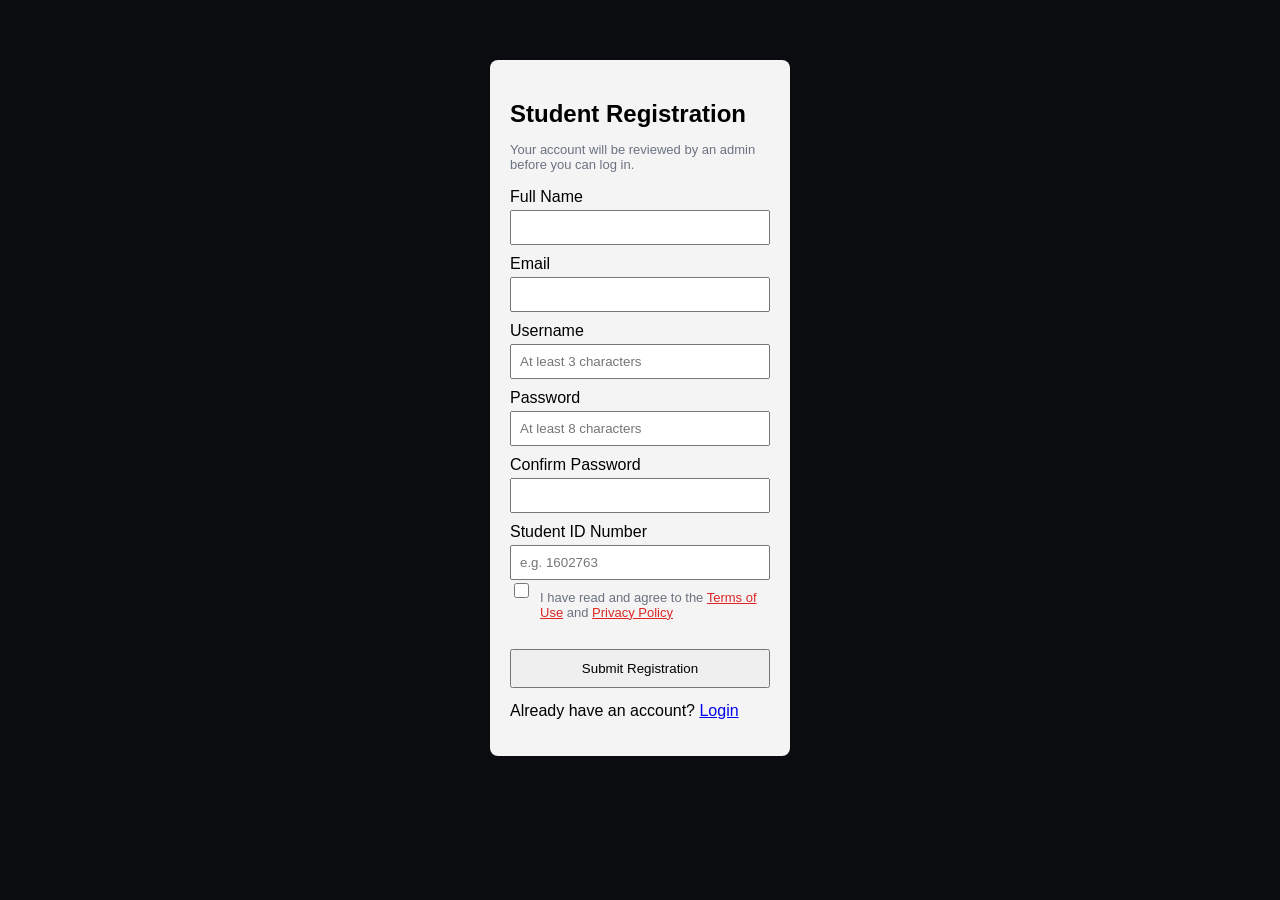
<file: index.html>
<!DOCTYPE html>
<html lang="en">
<head>
<meta charset="UTF-8">
<meta name="viewport" content="width=device-width, initial-scale=1.0">
<title>Student Registration</title>
<link rel="stylesheet" href="style.css">
</head>
<body>

<div class="form-container">
    <h2>Student Registration</h2>
    <p style="font-size:13px; color:#6b7280; margin-bottom:16px; margin-top:-6px;">
        Your account will be reviewed by an admin before you can log in.
    </p>

    <div id="errorMsg"   style="display:none; background:rgba(239,68,68,0.1); border:1px solid rgba(239,68,68,0.3);
        color:#f87171; border-radius:8px; padding:10px 14px; font-size:13px; margin-bottom:14px;"></div>
    <div id="successMsg" style="display:none; background:rgba(62,207,142,0.12); border:1px solid rgba(62,207,142,0.3);
        color:#3ecf8e; border-radius:8px; padding:10px 14px; font-size:13px; margin-bottom:14px;"></div>

    <form action="register.php" method="POST">
        <label for="fullname">Full Name</label>
        <input type="text" name="fullname" id="fullname" required autocomplete="name">

        <label for="email">Email</label>
        <input type="email" name="email" id="email" required autocomplete="email">

        <label for="username">Username</label>
        <input type="text" name="username" id="username" required autocomplete="username"
               minlength="3" placeholder="At least 3 characters">

        <label for="password">Password</label>
        <input type="password" name="password" id="password" required autocomplete="new-password"
               minlength="8" placeholder="At least 8 characters">

        <label for="confirm">Confirm Password</label>
        <input type="password" name="confirm" id="confirm" required autocomplete="new-password">

        <label for="student_id_no">Student ID Number</label>
        <input type="text" name="student_id_no" id="student_id_no" required
               placeholder="e.g. 1602763" maxlength="30"
               title="Your school-assigned student ID number found on your school ID or enrollment form">

        <div style="margin-bottom:14px; display:flex; align-items:flex-start; gap:8px;">
            <input type="checkbox" id="agree_terms" required style="margin-top:3px; flex-shrink:0; width:15px; height:15px;">
            <label for="agree_terms" style="font-size:13px; color:#6b7280; cursor:pointer;">
                I have read and agree to the
                <a href="terms.html" target="_blank" style="color:#dc2626;">Terms of Use</a>
                and
                <a href="privacy.html" target="_blank" style="color:#dc2626;">Privacy Policy</a>
            </label>
        </div>
        <button type="submit">Submit Registration</button>
    </form>

    <p style="margin-top:14px;">
        Already have an account?
        <a href="login.html">Login</a>
    </p>
</div>

<script>
const regErr = sessionStorage.getItem('regError');
const regOk  = sessionStorage.getItem('regSuccess');

if (regErr) {
    const el = document.getElementById('errorMsg');
    el.textContent = regErr;
    el.style.display = 'block';
    sessionStorage.removeItem('regError');
}
if (regOk) {
    const el = document.getElementById('successMsg');
    el.textContent = regOk;
    el.style.display = 'block';
    sessionStorage.removeItem('regSuccess');
}
</script>

</body>
</html>
</file>
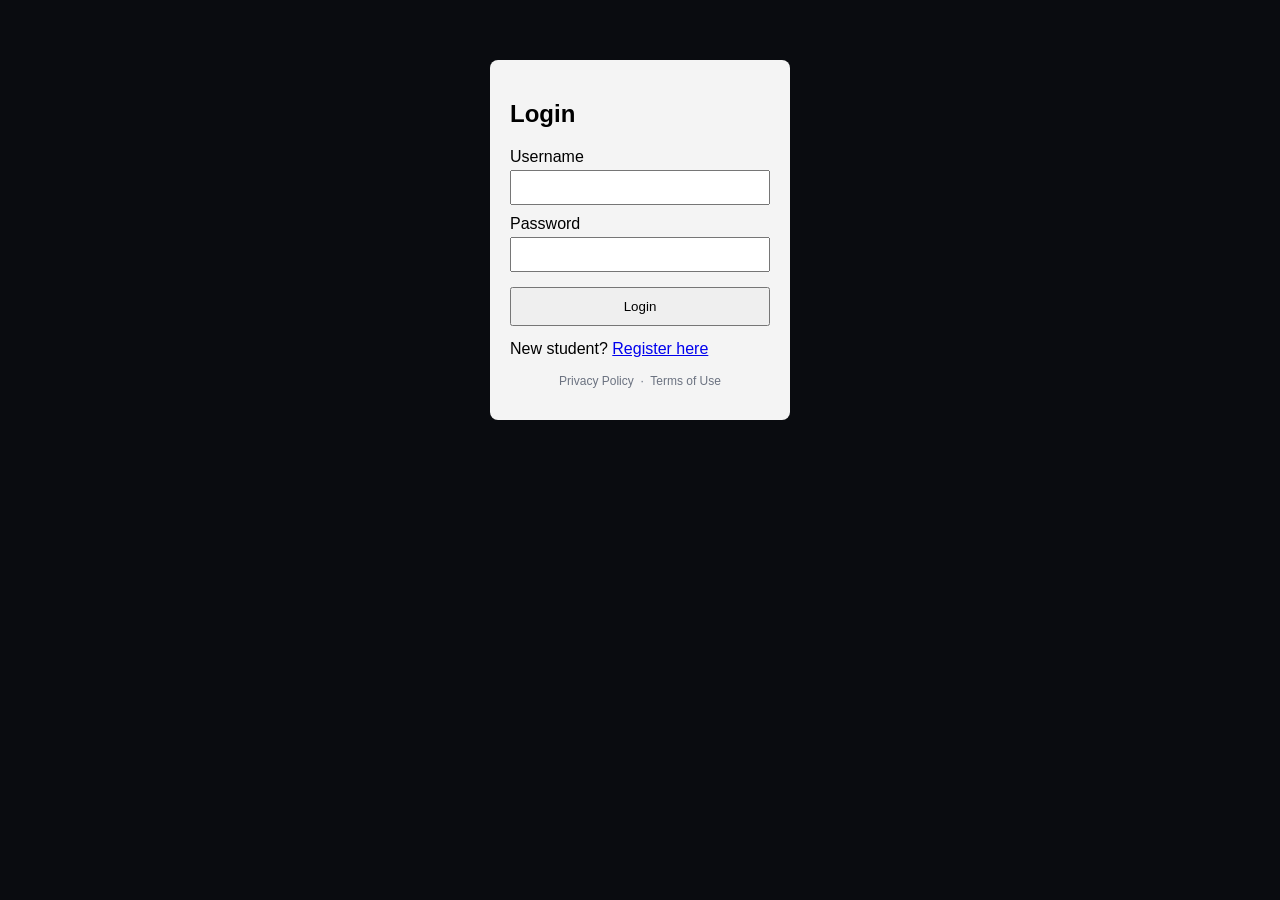
<file: login.html>
<!DOCTYPE html>
<html lang="en">
<head>
<meta charset="UTF-8">
<meta name="viewport" content="width=device-width, initial-scale=1.0">
<title>Login</title>
<link rel="stylesheet" href="style.css">
</head>
<body>

<div class="form-container">
    <h2>Login</h2>

    <div id="errorMsg" style="display:none; background:rgba(239,68,68,0.1); border:1px solid rgba(239,68,68,0.3);
        color:#f87171; border-radius:8px; padding:10px 14px; font-size:13px; margin-bottom:14px;"></div>
    <div id="successMsg" style="display:none; background:rgba(62,207,142,0.12); border:1px solid rgba(62,207,142,0.3);
        color:#3ecf8e; border-radius:8px; padding:10px 14px; font-size:13px; margin-bottom:14px;"></div>

    <form action="login.php" method="POST">
        <label for="username">Username</label>
        <input type="text" name="username" id="username" required autocomplete="username">

        <label for="password">Password</label>
        <input type="password" name="password" id="password" required autocomplete="current-password">

        <button type="submit">Login</button>
    </form>
    <p style="margin-top:14px;">
        New student?
        <a href="index.html">Register here</a>
    </p>
    <p style="margin-top:10px; font-size:12px; color:#6b7280; text-align:center;">
        <a href="privacy.html" style="color:#6b7280; text-decoration:none;">Privacy Policy</a>
        &nbsp;&middot;&nbsp;
        <a href="terms.html" style="color:#6b7280; text-decoration:none;">Terms of Use</a>
    </p>
</div>

<script>
const loginErr = sessionStorage.getItem('loginError');
const regErr   = sessionStorage.getItem('regError');
const regOk    = sessionStorage.getItem('regSuccess');

// Show session timeout message
if (new URLSearchParams(window.location.search).get('reason') === 'timeout') {
    const el = document.getElementById('errorMsg');
    el.textContent = 'Your session expired due to inactivity. Please log in again.';
    el.style.display = 'block';
}

if (loginErr) {
    const el = document.getElementById('errorMsg');
    el.textContent = loginErr;
    el.style.display = 'block';
    sessionStorage.removeItem('loginError');
}
if (regErr) {
    const el = document.getElementById('errorMsg');
    el.textContent = regErr;
    el.style.display = 'block';
    sessionStorage.removeItem('regError');
}
if (regOk) {
    const el = document.getElementById('successMsg');
    el.textContent = regOk;
    el.style.display = 'block';
    sessionStorage.removeItem('regSuccess');
}
</script>

</body>
</html>
</file>
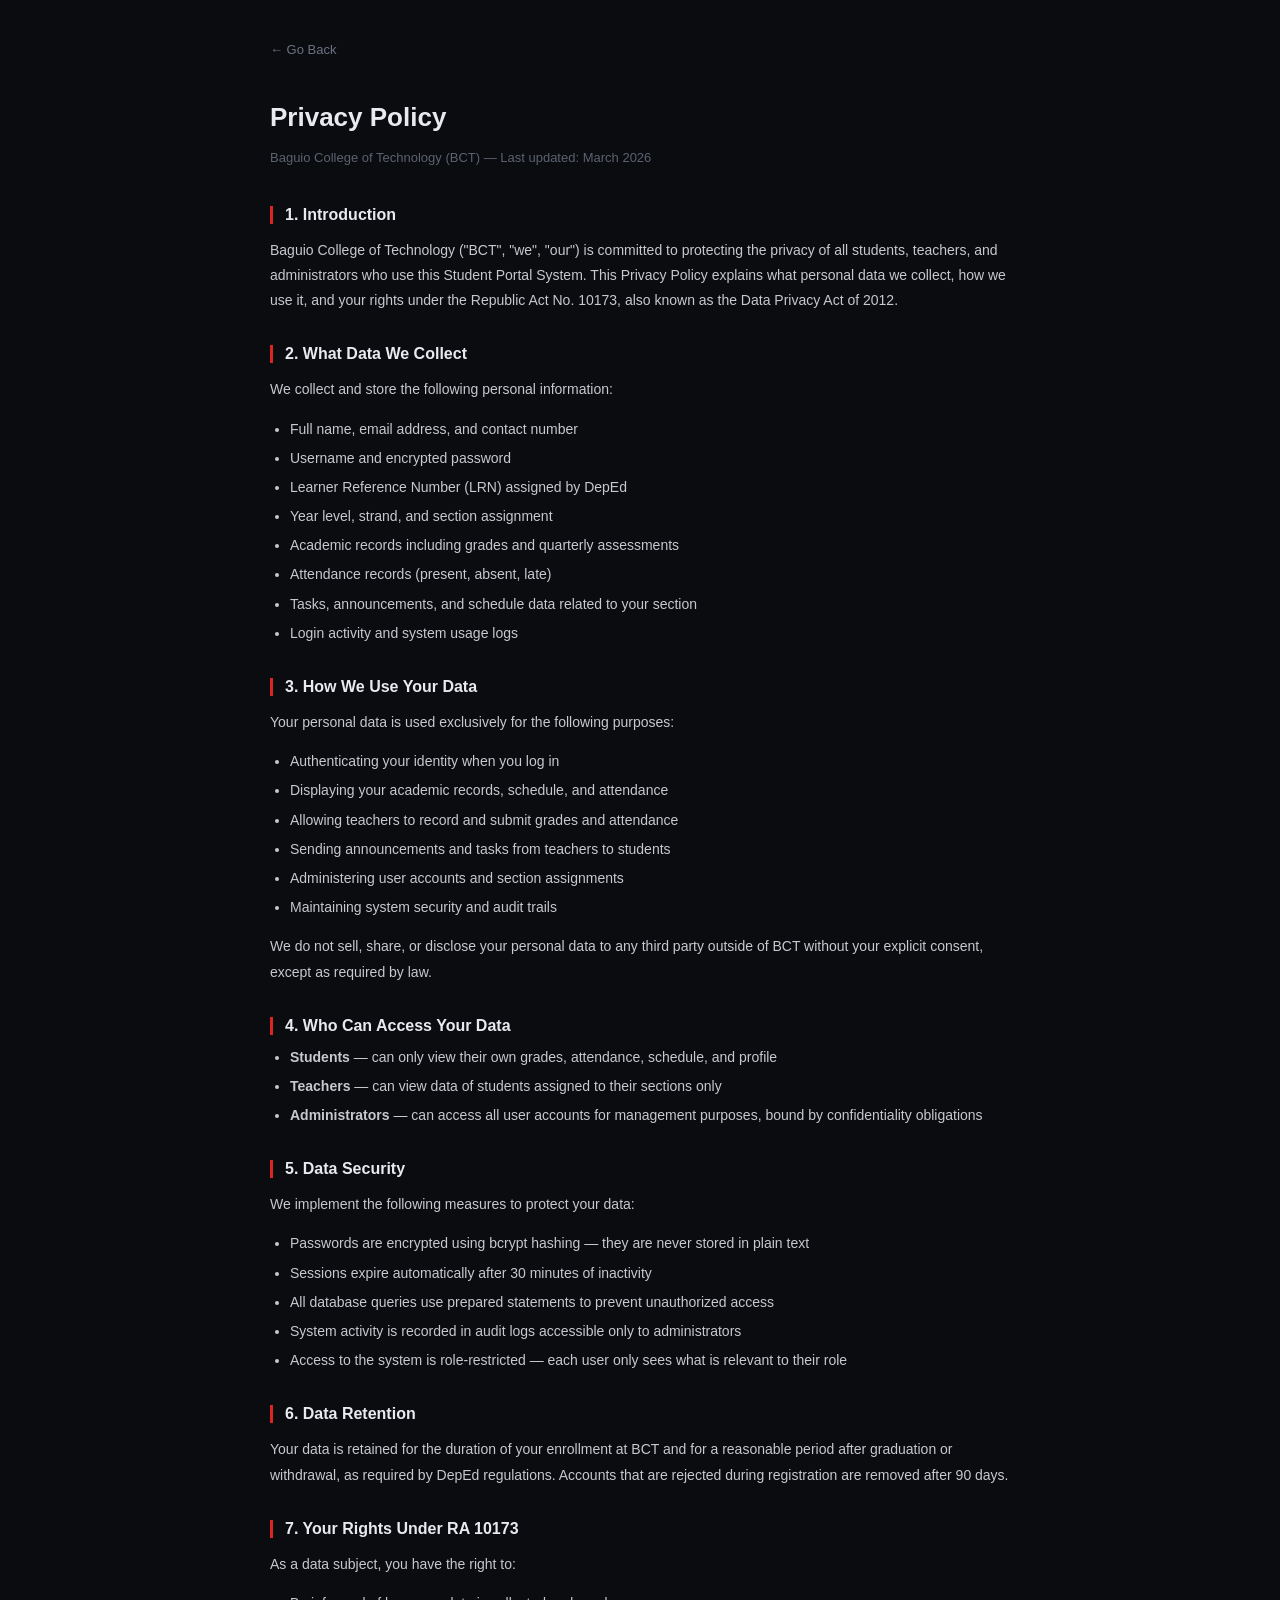
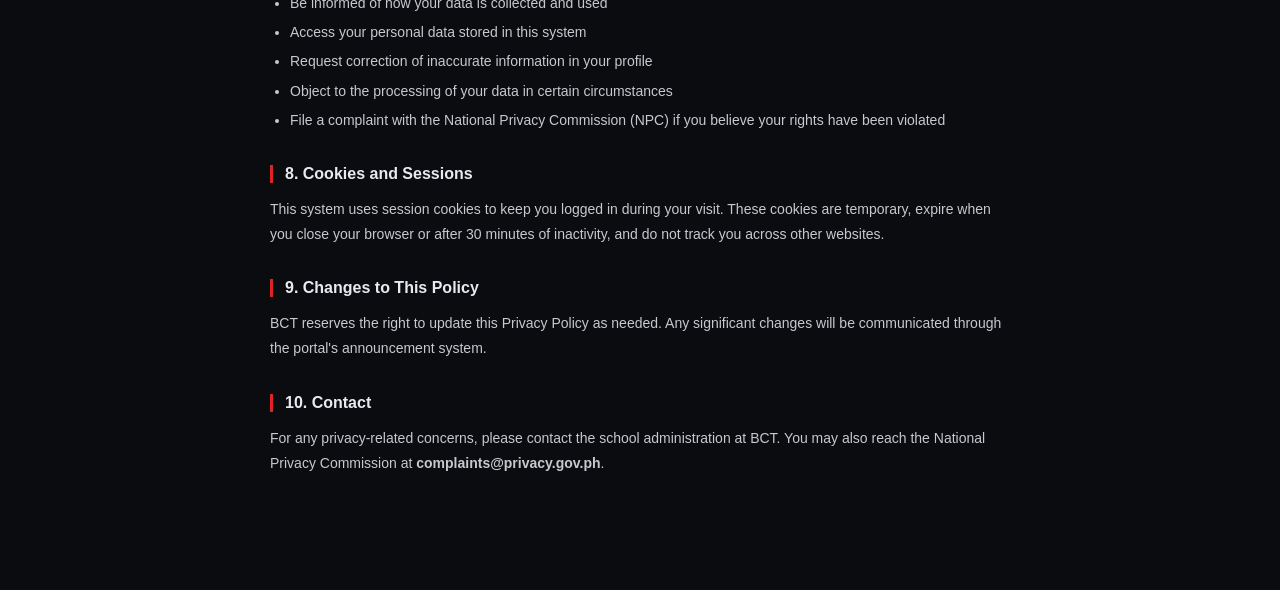
<file: privacy.html>
<!DOCTYPE html>
<html lang="en">
<head>
<meta charset="UTF-8">
<meta name="viewport" content="width=device-width, initial-scale=1.0">
<title>Privacy Policy — BCT Student Portal</title>
<link rel="stylesheet" href="style.css">
<style>
.policy-container {
    max-width: 780px;
    margin: 40px auto;
    padding: 0 20px 60px;
    font-family: sans-serif;
    color: #e8eaf0;
}
body { background: #0a0c10; }
body.light-mode { background: #f0f2f7; }
body.light-mode .policy-container { color: #111318; }
.policy-container h1 { font-size: 26px; font-weight: 800; margin-bottom: 6px; }
.policy-container .meta { font-size: 13px; color: #6b7280; margin-bottom: 36px; }
.policy-container h2 { font-size: 16px; font-weight: 700; margin: 32px 0 10px; border-left: 3px solid #dc2626; padding-left: 12px; }
.policy-container p, .policy-container li { font-size: 14px; line-height: 1.8; color: inherit; opacity: 0.85; }
.policy-container ul { padding-left: 20px; margin: 8px 0; }
.policy-container li { margin-bottom: 4px; }
.back-link { display: inline-block; margin-bottom: 28px; font-size: 13px; color: #6b7280; text-decoration: none; }
.back-link:hover { color: #dc2626; }
body.light-mode .back-link { color: #6b7280; }
body.light-mode h2 { border-color: #dc2626; }
</style>
</head>
<body>
<script>if(localStorage.getItem('adminTheme')==='light') document.body.classList.add('light-mode');</script>
<div class="policy-container">
    <a href="javascript:history.back()" class="back-link">&larr; Go Back</a>
    <h1>Privacy Policy</h1>
    <p class="meta">Baguio College of Technology (BCT) &mdash; Last updated: March 2026</p>

    <h2>1. Introduction</h2>
    <p>Baguio College of Technology ("BCT", "we", "our") is committed to protecting the privacy of all students, teachers, and administrators who use this Student Portal System. This Privacy Policy explains what personal data we collect, how we use it, and your rights under the Republic Act No. 10173, also known as the Data Privacy Act of 2012.</p>

    <h2>2. What Data We Collect</h2>
    <p>We collect and store the following personal information:</p>
    <ul>
        <li>Full name, email address, and contact number</li>
        <li>Username and encrypted password</li>
        <li>Learner Reference Number (LRN) assigned by DepEd</li>
        <li>Year level, strand, and section assignment</li>
        <li>Academic records including grades and quarterly assessments</li>
        <li>Attendance records (present, absent, late)</li>
        <li>Tasks, announcements, and schedule data related to your section</li>
        <li>Login activity and system usage logs</li>
    </ul>

    <h2>3. How We Use Your Data</h2>
    <p>Your personal data is used exclusively for the following purposes:</p>
    <ul>
        <li>Authenticating your identity when you log in</li>
        <li>Displaying your academic records, schedule, and attendance</li>
        <li>Allowing teachers to record and submit grades and attendance</li>
        <li>Sending announcements and tasks from teachers to students</li>
        <li>Administering user accounts and section assignments</li>
        <li>Maintaining system security and audit trails</li>
    </ul>
    <p>We do not sell, share, or disclose your personal data to any third party outside of BCT without your explicit consent, except as required by law.</p>

    <h2>4. Who Can Access Your Data</h2>
    <ul>
        <li><strong>Students</strong> — can only view their own grades, attendance, schedule, and profile</li>
        <li><strong>Teachers</strong> — can view data of students assigned to their sections only</li>
        <li><strong>Administrators</strong> — can access all user accounts for management purposes, bound by confidentiality obligations</li>
    </ul>

    <h2>5. Data Security</h2>
    <p>We implement the following measures to protect your data:</p>
    <ul>
        <li>Passwords are encrypted using bcrypt hashing — they are never stored in plain text</li>
        <li>Sessions expire automatically after 30 minutes of inactivity</li>
        <li>All database queries use prepared statements to prevent unauthorized access</li>
        <li>System activity is recorded in audit logs accessible only to administrators</li>
        <li>Access to the system is role-restricted — each user only sees what is relevant to their role</li>
    </ul>

    <h2>6. Data Retention</h2>
    <p>Your data is retained for the duration of your enrollment at BCT and for a reasonable period after graduation or withdrawal, as required by DepEd regulations. Accounts that are rejected during registration are removed after 90 days.</p>

    <h2>7. Your Rights Under RA 10173</h2>
    <p>As a data subject, you have the right to:</p>
    <ul>
        <li>Be informed of how your data is collected and used</li>
        <li>Access your personal data stored in this system</li>
        <li>Request correction of inaccurate information in your profile</li>
        <li>Object to the processing of your data in certain circumstances</li>
        <li>File a complaint with the National Privacy Commission (NPC) if you believe your rights have been violated</li>
    </ul>

    <h2>8. Cookies and Sessions</h2>
    <p>This system uses session cookies to keep you logged in during your visit. These cookies are temporary, expire when you close your browser or after 30 minutes of inactivity, and do not track you across other websites.</p>

    <h2>9. Changes to This Policy</h2>
    <p>BCT reserves the right to update this Privacy Policy as needed. Any significant changes will be communicated through the portal's announcement system.</p>

    <h2>10. Contact</h2>
    <p>For any privacy-related concerns, please contact the school administration at BCT. You may also reach the National Privacy Commission at <strong>complaints@privacy.gov.ph</strong>.</p>
</div>
</body>
</html>
</file>
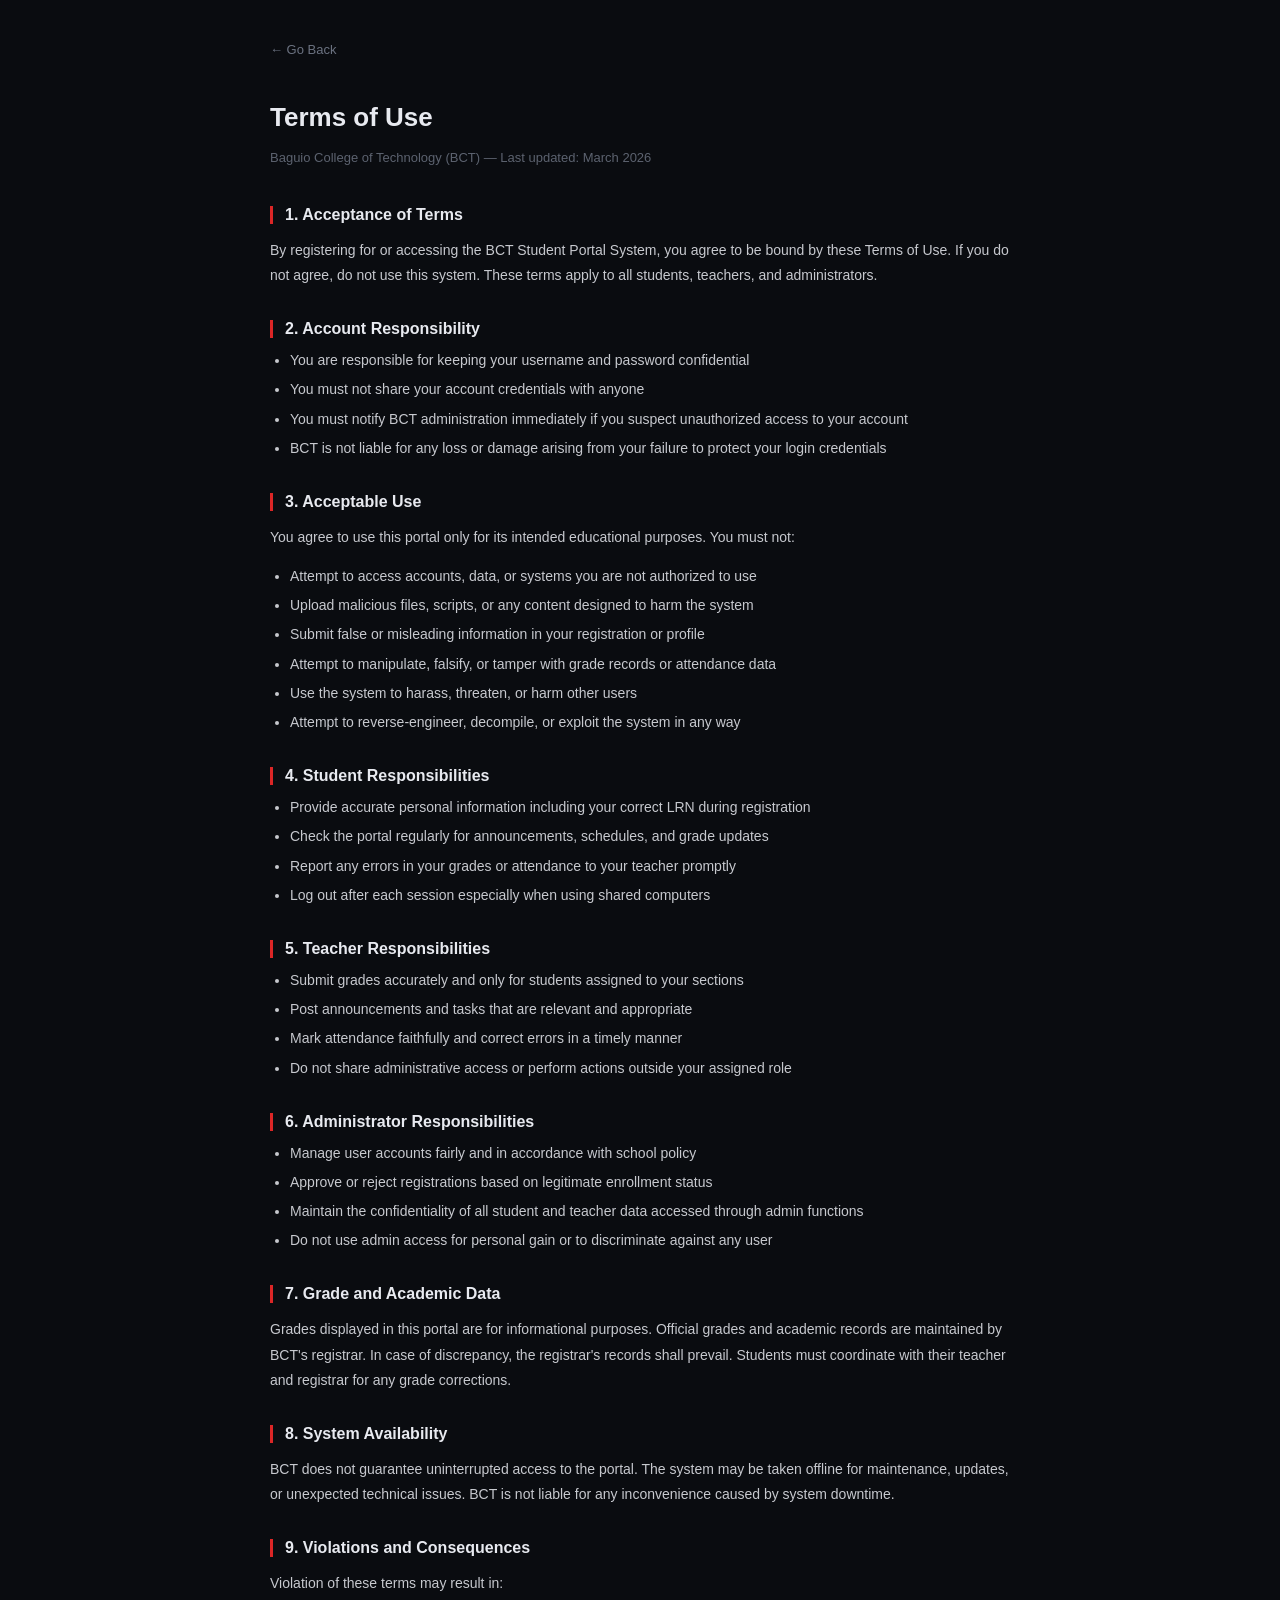
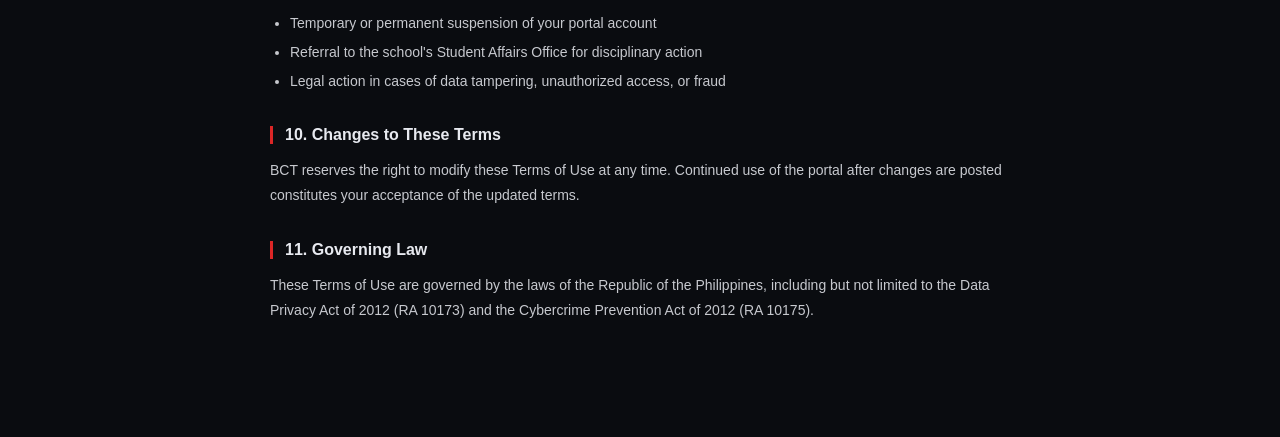
<file: terms.html>
<!DOCTYPE html>
<html lang="en">
<head>
<meta charset="UTF-8">
<meta name="viewport" content="width=device-width, initial-scale=1.0">
<title>Terms of Use — BCT Student Portal</title>
<link rel="stylesheet" href="style.css">
<style>
.policy-container {
    max-width: 780px;
    margin: 40px auto;
    padding: 0 20px 60px;
    font-family: sans-serif;
    color: #e8eaf0;
}
body { background: #0a0c10; }
body.light-mode { background: #f0f2f7; }
body.light-mode .policy-container { color: #111318; }
.policy-container h1 { font-size: 26px; font-weight: 800; margin-bottom: 6px; }
.policy-container .meta { font-size: 13px; color: #6b7280; margin-bottom: 36px; }
.policy-container h2 { font-size: 16px; font-weight: 700; margin: 32px 0 10px; border-left: 3px solid #dc2626; padding-left: 12px; }
.policy-container p, .policy-container li { font-size: 14px; line-height: 1.8; color: inherit; opacity: 0.85; }
.policy-container ul { padding-left: 20px; margin: 8px 0; }
.policy-container li { margin-bottom: 4px; }
.back-link { display: inline-block; margin-bottom: 28px; font-size: 13px; color: #6b7280; text-decoration: none; }
.back-link:hover { color: #dc2626; }
body.light-mode h2 { border-color: #dc2626; }
</style>
</head>
<body>
<script>if(localStorage.getItem('adminTheme')==='light') document.body.classList.add('light-mode');</script>
<div class="policy-container">
    <a href="javascript:history.back()" class="back-link">&larr; Go Back</a>
    <h1>Terms of Use</h1>
    <p class="meta">Baguio College of Technology (BCT) &mdash; Last updated: March 2026</p>

    <h2>1. Acceptance of Terms</h2>
    <p>By registering for or accessing the BCT Student Portal System, you agree to be bound by these Terms of Use. If you do not agree, do not use this system. These terms apply to all students, teachers, and administrators.</p>

    <h2>2. Account Responsibility</h2>
    <ul>
        <li>You are responsible for keeping your username and password confidential</li>
        <li>You must not share your account credentials with anyone</li>
        <li>You must notify BCT administration immediately if you suspect unauthorized access to your account</li>
        <li>BCT is not liable for any loss or damage arising from your failure to protect your login credentials</li>
    </ul>

    <h2>3. Acceptable Use</h2>
    <p>You agree to use this portal only for its intended educational purposes. You must not:</p>
    <ul>
        <li>Attempt to access accounts, data, or systems you are not authorized to use</li>
        <li>Upload malicious files, scripts, or any content designed to harm the system</li>
        <li>Submit false or misleading information in your registration or profile</li>
        <li>Attempt to manipulate, falsify, or tamper with grade records or attendance data</li>
        <li>Use the system to harass, threaten, or harm other users</li>
        <li>Attempt to reverse-engineer, decompile, or exploit the system in any way</li>
    </ul>

    <h2>4. Student Responsibilities</h2>
    <ul>
        <li>Provide accurate personal information including your correct LRN during registration</li>
        <li>Check the portal regularly for announcements, schedules, and grade updates</li>
        <li>Report any errors in your grades or attendance to your teacher promptly</li>
        <li>Log out after each session especially when using shared computers</li>
    </ul>

    <h2>5. Teacher Responsibilities</h2>
    <ul>
        <li>Submit grades accurately and only for students assigned to your sections</li>
        <li>Post announcements and tasks that are relevant and appropriate</li>
        <li>Mark attendance faithfully and correct errors in a timely manner</li>
        <li>Do not share administrative access or perform actions outside your assigned role</li>
    </ul>

    <h2>6. Administrator Responsibilities</h2>
    <ul>
        <li>Manage user accounts fairly and in accordance with school policy</li>
        <li>Approve or reject registrations based on legitimate enrollment status</li>
        <li>Maintain the confidentiality of all student and teacher data accessed through admin functions</li>
        <li>Do not use admin access for personal gain or to discriminate against any user</li>
    </ul>

    <h2>7. Grade and Academic Data</h2>
    <p>Grades displayed in this portal are for informational purposes. Official grades and academic records are maintained by BCT's registrar. In case of discrepancy, the registrar's records shall prevail. Students must coordinate with their teacher and registrar for any grade corrections.</p>

    <h2>8. System Availability</h2>
    <p>BCT does not guarantee uninterrupted access to the portal. The system may be taken offline for maintenance, updates, or unexpected technical issues. BCT is not liable for any inconvenience caused by system downtime.</p>

    <h2>9. Violations and Consequences</h2>
    <p>Violation of these terms may result in:</p>
    <ul>
        <li>Temporary or permanent suspension of your portal account</li>
        <li>Referral to the school's Student Affairs Office for disciplinary action</li>
        <li>Legal action in cases of data tampering, unauthorized access, or fraud</li>
    </ul>

    <h2>10. Changes to These Terms</h2>
    <p>BCT reserves the right to modify these Terms of Use at any time. Continued use of the portal after changes are posted constitutes your acceptance of the updated terms.</p>

    <h2>11. Governing Law</h2>
    <p>These Terms of Use are governed by the laws of the Republic of the Philippines, including but not limited to the Data Privacy Act of 2012 (RA 10173) and the Cybercrime Prevention Act of 2012 (RA 10175).</p>
</div>
</body>
</html>
</file>
<file: style.css>
:root {
    --bg:      #0a0c10;
    --surface: #111318;
    --border:  #1e2229;
    --accent:  #f0b429;
    --text:    #e8eaf0;
    --muted:   #6b7280;
}

* {
  box-sizing: border-box;
  font-family: Arial, sans-serif;
  }

body {
    margin: 0;
    background: #0a0c10;
}

.dashboard {
    display: flex;
    height: 100vh;
    background: #0a0c10;
}


/** sidebar **/
.top-bar {
display: none;
margin-bottom: 15px;
}

#dashboardSection h2{
    font-size: 15px;
    font-weight: 600;
    letter-spacing: 0.5px;
    opacity: 0.9;
    border-bottom: 1px solid #1e2229;
    padding-bottom: 6px;
}

/* TOP HEADER BAR */
.portal-wrapper {
display: flex;
gap: 25px;
max-width: 1200px;
width: 100%;
margin: 0 auto;
}
.info-box {
    color: #fff;
    margin: 0 40px;
}
.top-header {
    display: flex;
    justify-content: space-between;
    align-items: center;
    background: #111318;
    padding: 10px 20px;
    border-radius: 70px;
    width: 97.5%;
    margin-left: 10px;
    margin-top: 20px;
    position: relative;
    z-index: 100;
}

.top-left {
    display: flex;
    align-items: center;
    gap: 10px;
}
/* Switch container */
.theme-switch {
    position: relative;
    display: inline-block;
    width: 50px;
    height: 24px;
    margin-left: 50px;
}

.theme-switch input {
    opacity: 0;
    width: 0;
    height: 0;
}

/* Slider background */
.slider {
    position: absolute;
    cursor: pointer;
    inset: 0;
    background-color: #555;
    border-radius: 34px;
    transition: 0.3s;
}

.slider::before {
    position: absolute;
    content: "";
    height: 18px;
    width: 18px;
    left: 3px;
    bottom: 3px;
    background-color: white;
    border-radius: 50%;
    transition: 0.3s;
}

.theme-switch input:checked + .slider {
    background-color: #f0b429;
}

.theme-switch input:checked + .slider::before {
    transform: translateX(26px);
}

.hamburger {
    background: none;
    border: none;
    color: white;
    font-size: 26px;
    cursor: pointer;
    display: none;
}

.content-area {
flex: 1;
display: flex;
flex-direction: column;
width: 100%;
}

.top-right {
display: flex;
align-items: center;
gap: 12px;
margin-right: 10px;
}

.user-name {
font-size: 14px;
color: #fff;
white-space: nowrap;
}

.avatar {
width: 34px;
height: 34px;
border-radius: 50%;
}

.hamburger {
font-size: 26px;
background: none;
border: none;
color: white;
cursor: pointer;
display: none;
}

.main-content {
flex: 1;
padding: 15px;
overflow-y: auto;
}

.info-grades {
display: grid;
grid-template-columns: 2fr 1fr;
gap: 25px;
margin-bottom: 25px;
}

#gradesSection {
display: none;
}


.task-widget {
    background: #1e2229;
    padding: 18px;
    border-radius: 14px;
    color: #fff;
    margin-top: 10px;
    border: 1px solid rgba(255,255,255,0.12);
}

.task-item {
    display: flex;
    align-items: center;
    justify-content: space-between;
    background: #1e2229;
    padding: 10px 14px;
    border-radius: 8px;
    margin-bottom: 10px;
    transition: all 0.25s ease;
}

.task-item:hover {
    transform: translateX(6px);
    background: #1e2229;
}

/* Box/card layout for the full task section */
#taskSection .task-item {
    display: flex;
    flex-direction: column;
    align-items: flex-start;
    justify-content: flex-start;
    background: #1e2229;
    border: none;
    border-radius: 20px;
    padding: 24px 20px;
    margin-bottom: 0;
    min-height: 160px;
    transition: transform 0.2s ease, box-shadow 0.2s ease;
    box-shadow: 0 4px 12px rgba(0,0,0,0.4);
}

#taskSection .task-item:hover {
    transform: translateY(-4px);
    box-shadow: 0 10px 24px rgba(0,0,0,0.5);
}

#taskSection {
    display: none;
}

#taskSection .tasks-grid {
    display: grid;
    grid-template-columns: repeat(3, 1fr);
    gap: 16px;
    margin-top: 8px;
}

@media (max-width: 1024px) {
    #taskSection .tasks-grid {
        grid-template-columns: repeat(2, 1fr);
    }
}

@media (max-width: 600px) {
    #taskSection .tasks-grid {
        grid-template-columns: 1fr;
    }
}

body.light-mode #taskSection .task-item {
    background: #e8eaf0;
    box-shadow: 0 4px 12px rgba(0,0,0,0.08);
}

body.light-mode #taskSection .task-item:hover {
    box-shadow: 0 10px 24px rgba(0,0,0,0.14);
}


.task-item input[type="checkbox"] {
    margin-right: 10px;
    transform: scale(1.2);
    cursor: pointer;
}

.task-text {
    flex: 1;
    font-size: 14px;
}

.task-item.completed {
    opacity: 0.5;
    text-decoration: line-through;
}

.task-high { border-left: 4px solid #ef4444; }
.task-mid  { border-left: 4px solid #f59e0b; }
.task-low  { border-left: 4px solid #22c55e; }

.grades {
background: #111318;
color: #fff;
padding: 25px;
border-radius: 12px;
box-shadow: 0 15px 30px rgba(0,0,0,0.5);
}

.grades h2 {
margin-bottom: 20px;
}

.grade-row {
display: flex;
justify-content: space-between;
background: #1e2229;
padding: 12px;
border-radius: 8px;
margin-bottom: 12px;
}

.grade {
font-weight: bold;
color: #f0b429;
}

.right-column {
    display: flex;
    flex-direction: column;
    gap: 10px;
}


.left-column {
    display: flex;
    flex-direction: column;

}


.left-spacer {
    height: 335px;
}

.sidebar {
width: 160px;
background: #111318;
color: white;
min-height: 100vh;
margin-top: 20px;
margin-left: 10px;
padding: 10px 15px;
border-radius: 20px;
display: flex;
flex-direction: column;
}

.logo {
text-align: center;
margin-bottom: 30px;
font-size: 20px;
}
.sidebar nav {
    display: flex;
    flex-direction: column;
    flex: 1;
}
.sidebar nav a:last-child {
    margin-top: auto;
}

.sidebar nav a {
display: block;
padding: 12px 15px;
margin-bottom: 8px;
text-decoration: none;
color: #ffffff;
border-radius: 6px;
transition: 0.2s;
}

.sidebar nav a:hover,
.sidebar nav a.active {
background: #dc2626;
color: white;
}

.portal h2 {
margin-bottom: 20px;
color:#111;
}

.portal .left-column,
.portal .right-column {
    align-items: center;
}

.portal .left-column > *,
.portal .right-column > * {
    width: 100%;
    max-width: none;
}

.grid {
display: grid;
grid-template-columns: repeat(2, 1fr);
gap: 10px;
}

.box label {
font-size: 13px;
color: #ffffff;
}

.box input {
width: 100%;
margin-top: 6px;
padding: 10px;
background: #1e2229;
border: 1px solid #444;
border-radius: 6px;
color: #fff;
}

.box input:focus {
outline: none;
border-color: #f0b429;
}

.save {
margin-top: 25px;
width: 100%;
padding: 12px;
background: #ffffff;
border: none;
border-radius: 6px;
font-size: 16px;
color: #111318;
cursor: pointer;
}

.save:hover {
background: #e5e7eb;
}

.schedule-card {
width: 100%;
}

.schedule-header {
display: flex;
justify-content: space-between;
align-items: center;
margin-bottom: 18px;
}

.day-btn {
background: #1e2229;
border: 1px solid #1e2229;
color: #fff;
padding: 6px 12px;
border-radius: 20px;
cursor: pointer;
}

.schedule-table {
width: 100%;
}

.schedule-row.modern {
display: grid;
grid-template-columns: 1fr 2fr 2fr 2fr;
align-items: center;
background: #1e2229;
padding: 10px 8px;
border-radius: 14px;
margin-left: 10px;
margin-right: 10px;
}

.schedule-row {
display: grid;
grid-template-columns: 1.2fr 1fr;
gap: 12px;
margin-bottom: 14px;
}

.schedule-row input {
width: 100%;
padding: 6px;
background: #1e2229;
border: 1px solid #444;
border-radius: 6px;
color: #fff;
}

.schedule-row.modern input {
background: transparent;
border: none;
}

.schedule-row.modern input:focus {
outline: none;
border-bottom: 1px solid #f0b429;
}
#scheduleSection .schedule-table {
    width: 100%;
    max-width: none;
    border-collapse: collapse;
}

#scheduleSection h2 {
    margin: 10px 0 8px 10px;
    font-size: 18px;
}

.schedule-table th,
.schedule-table td {
    border: 1px solid #444;
    padding: 5px 6px;
    text-align: left;
    font-size: 14px;
}

.schedule-table td:focus {
    outline: 2px solid #f0b429;
    background: #252b35;
}


.current-class {
border: 2px solid #f0b429;
box-shadow: 0 0 10px rgba(240,180,41,0.6);
}

.dashboard-grid {
    display: grid;
    grid-template-columns: 2fr 1fr;
    gap: 25px;
    align-items: start;
    width: 100%;
}

.mini-schedule-box .mini-item {
    display: grid;
    grid-template-columns: 200px 1fr 1fr 60px;
    gap: 8px;
    align-items: center;
    margin-bottom: 15px;
}

.mini-schedule-box h2{
    font-size: 20px;
}

.announce-box {
    background: #111318;
    padding: 20px;
    border-radius: 18px;
    color: white;
    border: 1px solid #1e2229;
    margin-top: 15px;
    box-shadow: 0 10px 18px rgba(0,0,0,0.35);
    display: flex;
    flex-direction: column;
    gap: 10px;
}

.announce-item {
    background: #1e2229;
    border-radius: 20px;
    padding: 20px 20px;
    border: none;
    min-height: 140px;
    display: flex;
    flex-direction: column;
    justify-content: space-between;
    transition: transform 0.2s ease, box-shadow 0.2s ease;
    box-shadow: 0 4px 12px rgba(0,0,0,0.4);
}

.announce-item:hover {
    transform: translateY(-4px);
    box-shadow: 0 10px 24px rgba(0,0,0,0.5);
}

/* Grid layout for announcement section */
#announcementSection .announce-grid {
    display: grid;
    grid-template-columns: repeat(3, 1fr);
    gap: 16px;
    margin-top: 8px;
    padding-bottom: 12px;
    padding-left: 12px;
    padding-right: 12px;
}

@media (max-width: 1024px) {
    #announcementSection .announce-grid {
        grid-template-columns: repeat(2, 1fr);
    }
}

@media (max-width: 600px) {
    #announcementSection .announce-grid {
        grid-template-columns: 1fr;
    }
}

body.light-mode #announcementSection .announce-item {
    background: #e8eaf0;
    box-shadow: 0 4px 12px rgba(0,0,0,0.08);
}

body.light-mode #announcementSection .announce-item:hover {
    box-shadow: 0 10px 24px rgba(0,0,0,0.14);
}

.announce-msg {
    font-size: 13px;
    line-height: 1.5;
    color: #f0f0f0;
    margin-bottom: 6px;
    word-break: break-word;
}

.announce-meta {
    display: flex;
    justify-content: space-between;
    font-size: 11px;
    color: #888;
}

.announce-empty {
    font-size: 13px;
    color: #666;
    padding: 10px 0;
    text-align: center;
}


.top-widgets{
    display:flex;
    gap:15px;
    align-items:stretch;
    margin-top: 0px;
}

.attendance-widget, .course-widget {
    flex: 1;
}

/* COURSE PROGRESS */
.course-widget{
    flex:1;
    margin-top: 8px;
    margin-bottom: auto;
}


.progress-bar{
    width:100%;
    height:10px;
    background:#1e2229;
    border-radius:8px;
    overflow:hidden;
    margin:10px 0;
}

#courseBar{
    height:100%;
    width:0%;
    background:#f0b429;
    transition: width 0.4s ease;
}

.progress-info{
    display:flex;
    justify-content:space-between;
    font-size:13px;
}

.left-column, .right-column {
    display: flex;
    flex-direction: column;
    gap: 15px;
}

/* Circle charts layout inside course widget */
.circle-wrap{
    display:flex;
    justify-content:space-around;
    align-items:center;
    gap:10px;
    margin-top:10px;
}

.circle-wrap canvas{
    width:150px !important;
    height:150px !important;
}

.circle-labels{
    display:flex;
    justify-content:space-around;
    font-size:12px;
    margin-top:5px;
}

/* ATTENDANCE DASHBOARD WIDGET */

.att-mini{
    display:flex;
    flex-direction: column;
    gap:8px;
}

.mini-stat{
    background:#1e2229;
    border-radius:8px;
    padding:8px;
    text-align:center;
    font-size:12px;
}

.mini-stat strong{
    display:block;
    font-size:16px;
    margin-top:4px;
}


.mini-stat.present{ border-bottom:3px solid #f3bfbf; }
.mini-stat.absent{ border-bottom:3px solid #f10000; }
.mini-stat.late{ border-bottom:3px solid #fc5e5e; }

.dark-card{
    background: #111318;
    padding: 18px;
    border-radius: 14px;
    color: #fff;
    border: 1px solid #1e2229;
}

.attendance-widget {
    max-width: 200px;
    height: auto;
    width: 100%;
    margin-top: 8px;
    padding: 12px;
    transition: none;
    box-shadow: none;
    margin-bottom: 20px; 
}

/* REGISTRATION FORM */
.form-container {
width: 300px;
margin: 60px auto;
padding: 20px;
border-radius: 8px;
background: #f4f4f4;
}

label {
display: block;
margin-top: 10px;
}

input {

width: 100%;
padding: 8px;
margin-top: 4px;
}

button {
margin-top: 15px;
width: 100%;
padding: 10px;
cursor: pointer;
}

body.light-mode .dashboard {
    background: linear-gradient(
        180deg,
        #f7f9fc 0%,
        #eef2f7 100%
    );
}

body.light-mode .content-area {
    background: transparent;
}

body.light-mode {
    background: #eef1f6;
}

body.light-mode {
    background: #f5f7fb;
    color: #111318;
}
body.light-mode .box label {
    color: #000f
}
body.light-mode .sidebar {
    background: #ffffff;
    color: #333;
    box-shadow: 0 4px 18px rgba(0,0,0,0.06);
}

body.light-mode .sidebar nav a {
    color: #666;
}

body.light-mode .sidebar nav a:hover,
body.light-mode .sidebar nav a.active {
    background: #dc2626;
    color: #fff;
}
body.light-mode .hamburger {
    color: #0a0c10;
}
body.light-mode .top-header {
    background: #ffffff;
    color: #111;
    box-shadow: 0 2px 10px rgba(0,0,0,0.08);
}

body.light-mode .user-name {
    color: #111;
}

body.light-mode .header-link {
    color: #444 !important;
}

body.light-mode .dark-card,
body.light-mode .portal,
body.light-mode .task-widget,
body.light-mode .announce-box,
body.light-mode .grades,
body.light-mode .attendance-widget,
body.light-mode .course-widget,
body.light-mode .mini-schedule-box {
    background: #ffffff;
    color: #111;
    border: 1px solid #e6e8ec;
    box-shadow: 0 6px 18px rgba(0,0,0,0.06);
}
#scheduleSection h2 {
    margin: 10px 0 8px 10px;
    font-size: 18px;
}

/* Inner rows */
body.light-mode .task-item,
body.light-mode .grade-row,
body.light-mode .schedule-row.modern,
body.light-mode .mini-stat {
    background: #f2f4f7;
}

/* Inputs */
body.light-mode input {
    background: #ffffff;
    color: #111;
    border: 1px solid #d5d9e0;
}

body.light-mode input:focus {
    border-color: #f0b429;
    box-shadow: 0 0 0 2px rgba(240,180,41,0.15);
}


body.light-mode .announce-item {
    background: #f2f4f7;
    border-left-color: #f0b429;
}

body.light-mode .announce-msg { color: #111; }
body.light-mode .announce-meta { color: #888; }


body.light-mode .save {
    background: #dc2626;
    color: #fff;
}

body.light-mode .save:hover {
    background: #b91c1c;
}


body.light-mode h2 {
    color: #111;
}

body.light-mode .mini-stat strong {
    color: #111;
}

body,
.dark-card,
.portal,
.sidebar,
input,
.top-header {
    transition: background 0.3s ease,
                color 0.3s ease,
                border 0.3s ease,
                box-shadow 0.3s ease;
}

@media (max-width: 768px) {
    .hamburger {
        display: block;
    }
}
@media (max-width: 768px) {
    .top-left {
        gap: 8px;
    }
}
@media (max-width: 768px) {
    .hamburger {
        display: block;
        position: absolute; 
        left: 30px; 
        top: 50%;
        font-size: 26px;
        background: none;
        border: none;
        color: #fff;
        cursor: pointer;
        width: auto;
        height: auto; 
        padding: 0; 
        z-index: 1100; 
    }
}

@media (max-width: 1024px) {
  .dashboard-grid { grid-template-columns: 1fr; }
  .portal-wrapper { flex-direction: column; }
  .info-grades { grid-template-columns: 1fr; }
}


@media (max-width: 768px) {
.dashboard { flex-direction: column; }


.top-bar { display: block; }

.sidebar {
    position: fixed;
    top: 0;
    left: -100%;
    height: 100vh;
    width: 220px;
    transition: 0.3s ease;
    z-index: 1000;
}

.sidebar.open {
    left: 0;
}

.grid { grid-template-columns: 1fr; }
.schedule-row { grid-template-columns: 1fr; }


}

.attendance-widget,
.dark-card h2,
.mini-schedule-box h2,
.task-widget h2,
.announce-box h2 {
    font-size: 16px;
    margin-bottom: 10px;
}

.dark-card,
.task-widget,
.announce-box,
.grades,
.portal,
.schedule-card,
.attendance-widget,
.course-widget {
border: 1px solid rgba(255,255,255,0.12);
}

body:not(.light-mode) .portal h2,
body:not(.light-mode) .task-widget h2,
body:not(.light-mode) .mini-schedule-box h2,
body:not(.light-mode) .dark-card h2,
body:not(.light-mode) #taskSection h2,
body:not(.light-mode) #gradesSection h2 {
    color: #ffffff;
}

/* Task card title white in dark mode */
body:not(.light-mode) #taskSection .task-item .task-title {
    color: #ffffff;
}

/* Task card title dark in light mode */
body.light-mode #taskSection .task-item .task-title {
    color: #111318;
}


/* ── TODAY'S SCHEDULE (mini box) ── */
.today-item {
    display: flex;
    align-items: flex-start;
    gap: 12px;
    padding: 10px 0;
    border-bottom: 1px solid #1e2229;
}
.today-item:last-child { border-bottom: none; }

.today-time {
    font-size: 12px;
    color: #f0b429;
    font-weight: 600;
    white-space: nowrap;
    min-width: 90px;
    padding-top: 2px;
}

.today-details {
    display: flex;
    flex-direction: column;
    gap: 3px;
}

.today-subject {
    font-size: 14px;
    font-weight: 600;
    color: #e8eaf0;
}

.today-meta {
    font-size: 12px;
    color: #6b7280;
}

.no-class-msg {
    color: #6b7280;
    font-size: 13px;
    padding: 12px 0;
}

/* ── FULL SCHEDULE SECTION ── */
.sched-header {
    display: flex;
    align-items: center;
    gap: 12px;
    margin-bottom: 20px;
}

.sched-header h2 {
    font-size: 18px;
    font-weight: 700;
}

.sched-section-badge {
    font-size: 12px;
    background: rgba(240,180,41,0.15);
    color: #f0b429;
    padding: 3px 12px;
    border-radius: 20px;
    border: 1px solid rgba(240,180,41,0.3);
}

.sched-empty {
    color: #6b7280;
    font-size: 14px;
    padding: 20px 0;
    text-align: center;
}

.sched-days {
    display: flex;
    flex-direction: column;
    gap: 16px;
}

.sched-day-block {
    background: #111318;
    border-radius: 12px;
    overflow: hidden;
}

.sched-day-label {
    font-size: 11px;
    font-weight: 700;
    letter-spacing: 0.08em;
    text-transform: uppercase;
    color: #f0b429;
    background: #1e2229;
    padding: 8px 16px;
}

.sched-entry {
    display: flex;
    align-items: center;
    gap: 16px;
    padding: 12px 16px;
    border-bottom: 1px solid #1e2229;
}
.sched-entry:last-child { border-bottom: none; }

.sched-entry-time {
    font-size: 12px;
    color: #6b7280;
    min-width: 100px;
    white-space: nowrap;
}

.sched-entry-info {
    display: flex;
    flex-direction: column;
    gap: 2px;
}

.sched-entry-subj {
    font-size: 14px;
    font-weight: 600;
    color: #e8eaf0;
}

.sched-entry-meta {
    font-size: 12px;
    color: #6b7280;
}

/* light mode overrides */
body.light-mode .sched-day-block  { background: #f5f5f5; }
body.light-mode .sched-day-label  { background: #ebebeb; }
body.light-mode .sched-entry      { border-bottom-color: #e0e0e0; }
body.light-mode .sched-entry-subj { color: #111; }
body.light-mode .today-subject    { color: #111; }
body.light-mode .today-item       { border-bottom-color: #e0e0e0; }
/* ── SCHEDULE GRID TABLE ── */
/* ============================================================
   SCHEDULE GRID — styled to match printed timetable reference
   ============================================================ */
.sched-grid-table {
    width: 100%;
    border-collapse: collapse;
    font-size: 13px;
    min-width: 620px;
    border: 2px solid #2a2d36;
}

/* All cells get a strong, visible border */
.sched-grid-table th,
.sched-grid-table td {
    border: 1.5px solid #2a2d36;
    padding: 0;
    vertical-align: middle;
}

/* Day header row — yellow background like the reference */
.sched-day-col {
    background: #f0b429;
    color: #0a0c10;
    font-size: 11px;
    font-weight: 800;
    letter-spacing: 0.1em;
    text-transform: uppercase;
    text-align: center;
    padding: 11px 8px;
    min-width: 110px;
}

/* Time column header (empty top-left corner) */
.sched-time-col {
    background: #f0b429;
    min-width: 96px;
    width: 96px;
}

/* Time label cells — left column */
.sched-time-cell {
    background: #13151c;
    color: #c8cad4;
    font-size: 11px;
    font-weight: 700;
    text-align: center;
    padding: 12px 8px;
    white-space: nowrap;
    width: 96px;
    border-right: 2px solid #2a2d36;
}

/* Data cells */
.sched-cell {
    padding: 10px 10px;
    text-align: center;
    background: #0d0f15;
    height: 70px;
    vertical-align: middle;
    transition: background 0.15s;
}

.sched-cell:hover {
    background: #13151e;
}

/* Subject name — bold, prominent */
.sched-cell-subj {
    font-size: 12px;
    font-weight: 700;
    color: #eaedf5;
    margin-bottom: 4px;
    text-transform: uppercase;
    letter-spacing: 0.03em;
}

/* Room — styled as a small pill, matches reference "302 ruzol" style */
.sched-cell-room {
    display: inline-block;
    font-size: 10px;
    font-weight: 600;
    color: #f0b429;
    background: rgba(240, 180, 41, 0.12);
    border: 1px solid rgba(240, 180, 41, 0.25);
    border-radius: 20px;
    padding: 1px 9px;
    margin-bottom: 3px;
    letter-spacing: 0.04em;
}

/* Instructor name */
.sched-cell-meta {
    font-size: 10px;
    color: #6b7280;
    margin-top: 2px;
}

/* Period divider rows (Morning / Afternoon) */
.sched-period-divider {
    background: #1a1d26;
    color: #f0b429;
    font-size: 10px;
    font-weight: 800;
    letter-spacing: 0.1em;
    text-transform: uppercase;
    padding: 6px 14px;
    border-top: 2px solid #2a2d36;
    border-bottom: 2px solid #2a2d36;
}

.sched-period-divider.afternoon {
    color: #9ca3af;
}

/* ── Light mode overrides ── */
body.light-mode .sched-grid-table th,
body.light-mode .sched-grid-table td   { border-color: #c8cad4; }
body.light-mode .sched-grid-table      { border-color: #b0b3bf; }
body.light-mode .sched-day-col         { background: #f0b429; color: #111; }
body.light-mode .sched-time-col        { background: #f0b429; }
body.light-mode .sched-time-cell       { background: #f5f6fa; color: #555; border-right-color: #c8cad4; }
body.light-mode .sched-cell            { background: #ffffff; }
body.light-mode .sched-cell:hover      { background: #fafbff; }
body.light-mode .sched-cell-subj       { color: #111; }
body.light-mode .sched-cell-room       { color: #b07a00; background: rgba(240,180,41,0.1); border-color: rgba(180,120,0,0.3); }
body.light-mode .sched-cell-meta       { color: #888; }
body.light-mode .sched-period-divider  { background: #f0f1f5; color: #b07a00; }
body.light-mode .sched-period-divider.afternoon { color: #888; }

/* ── Personal Info panel – readonly field style ────────── */
.box input[readonly] {
    background: #13151c;
    border-color: #2a2d36;
    color: #6b7280;
    cursor: not-allowed;
    opacity: 0.75;
}

.box input[readonly]:focus {
    border-color: #2a2d36;
    outline: none;
}

body.light-mode .box input[readonly] {
    background: #f0f1f5;
    border-color: #d1d5db;
    color: #9ca3af;
}

/* ── Grades Snapshot Widget ──────────────────────────────── */
.grades-snap-empty {
    font-size: 13px;
    color: #6b7280;
    padding: 10px 0 4px;
}

.grades-snap-header {
    display: flex;
    justify-content: space-between;
    align-items: center;
    margin-bottom: 12px;
}

.grades-snap-quarter {
    font-size: 11px;
    font-weight: 700;
    letter-spacing: 0.1em;
    text-transform: uppercase;
    color: #6b7280;
}

.grades-snap-avg {
    font-size: 12px;
    font-weight: 700;
    padding: 2px 10px;
    border-radius: 20px;
}

.grades-snap-avg.pass {
    background: rgba(62, 207, 142, 0.12);
    color: #3ecf8e;
}

.grades-snap-avg.fail {
    background: rgba(239, 68, 68, 0.1);
    color: #f87171;
}

.grades-snap-list {
    display: flex;
    flex-direction: column;
    gap: 8px;
}

.grades-snap-row {
    display: flex;
    justify-content: space-between;
    align-items: center;
    padding: 7px 10px;
    background: rgba(255,255,255,0.03);
    border-radius: 7px;
    border: 1px solid rgba(255,255,255,0.05);
}

.grades-snap-subj {
    font-size: 12px;
    color: #c8cad4;
    white-space: nowrap;
    overflow: hidden;
    text-overflow: ellipsis;
    max-width: 70%;
}

.grades-snap-val {
    font-size: 13px;
    font-weight: 700;
    min-width: 32px;
    text-align: right;
}

.grades-snap-val.pass    { color: #3ecf8e; }
.grades-snap-val.fail    { color: #f87171; }
.grades-snap-val.pending { color: #6b7280; }

.grades-snap-more {
    font-size: 11px;
    color: #6b7280;
    text-align: center;
    padding-top: 2px;
}

/* light mode */
body.light-mode .grades-snap-row {
    background: #f9fafb;
    border-color: #e5e7eb;
}
body.light-mode .grades-snap-subj { color: #374151; }
body.light-mode .grades-snap-quarter { color: #9ca3af; }

/* ── Change Password section in personal info ───────────── */
.pw-change-section {
    margin-top: 24px;
    border-top: 1px solid rgba(255,255,255,0.07);
    padding-top: 16px;
}

.pw-change-toggle {
    display: flex;
    justify-content: space-between;
    align-items: center;
    cursor: pointer;
    font-size: 13px;
    font-weight: 600;
    color: #9ca3af;
    padding: 6px 0;
    user-select: none;
    transition: color 0.15s;
}

.pw-change-toggle:hover { color: #f0b429; }

#pwChangeForm {
    margin-top: 14px;
}

body.light-mode .pw-change-section {
    border-top-color: #e5e7eb;
}
body.light-mode .pw-change-toggle { color: #6b7280; }
body.light-mode .pw-change-toggle:hover { color: #b07a00; }

/* ── User initials badge (replaces avatar) ───────────────── */
.user-initials-badge {
    width: 34px;
    height: 34px;
    border-radius: 50%;
    background: #f0b429;
    color: #0a0c10;
    font-size: 13px;
    font-weight: 800;
    display: flex;
    align-items: center;
    justify-content: center;
    flex-shrink: 0;
    letter-spacing: 0.03em;
    user-select: none;
}
</file>
